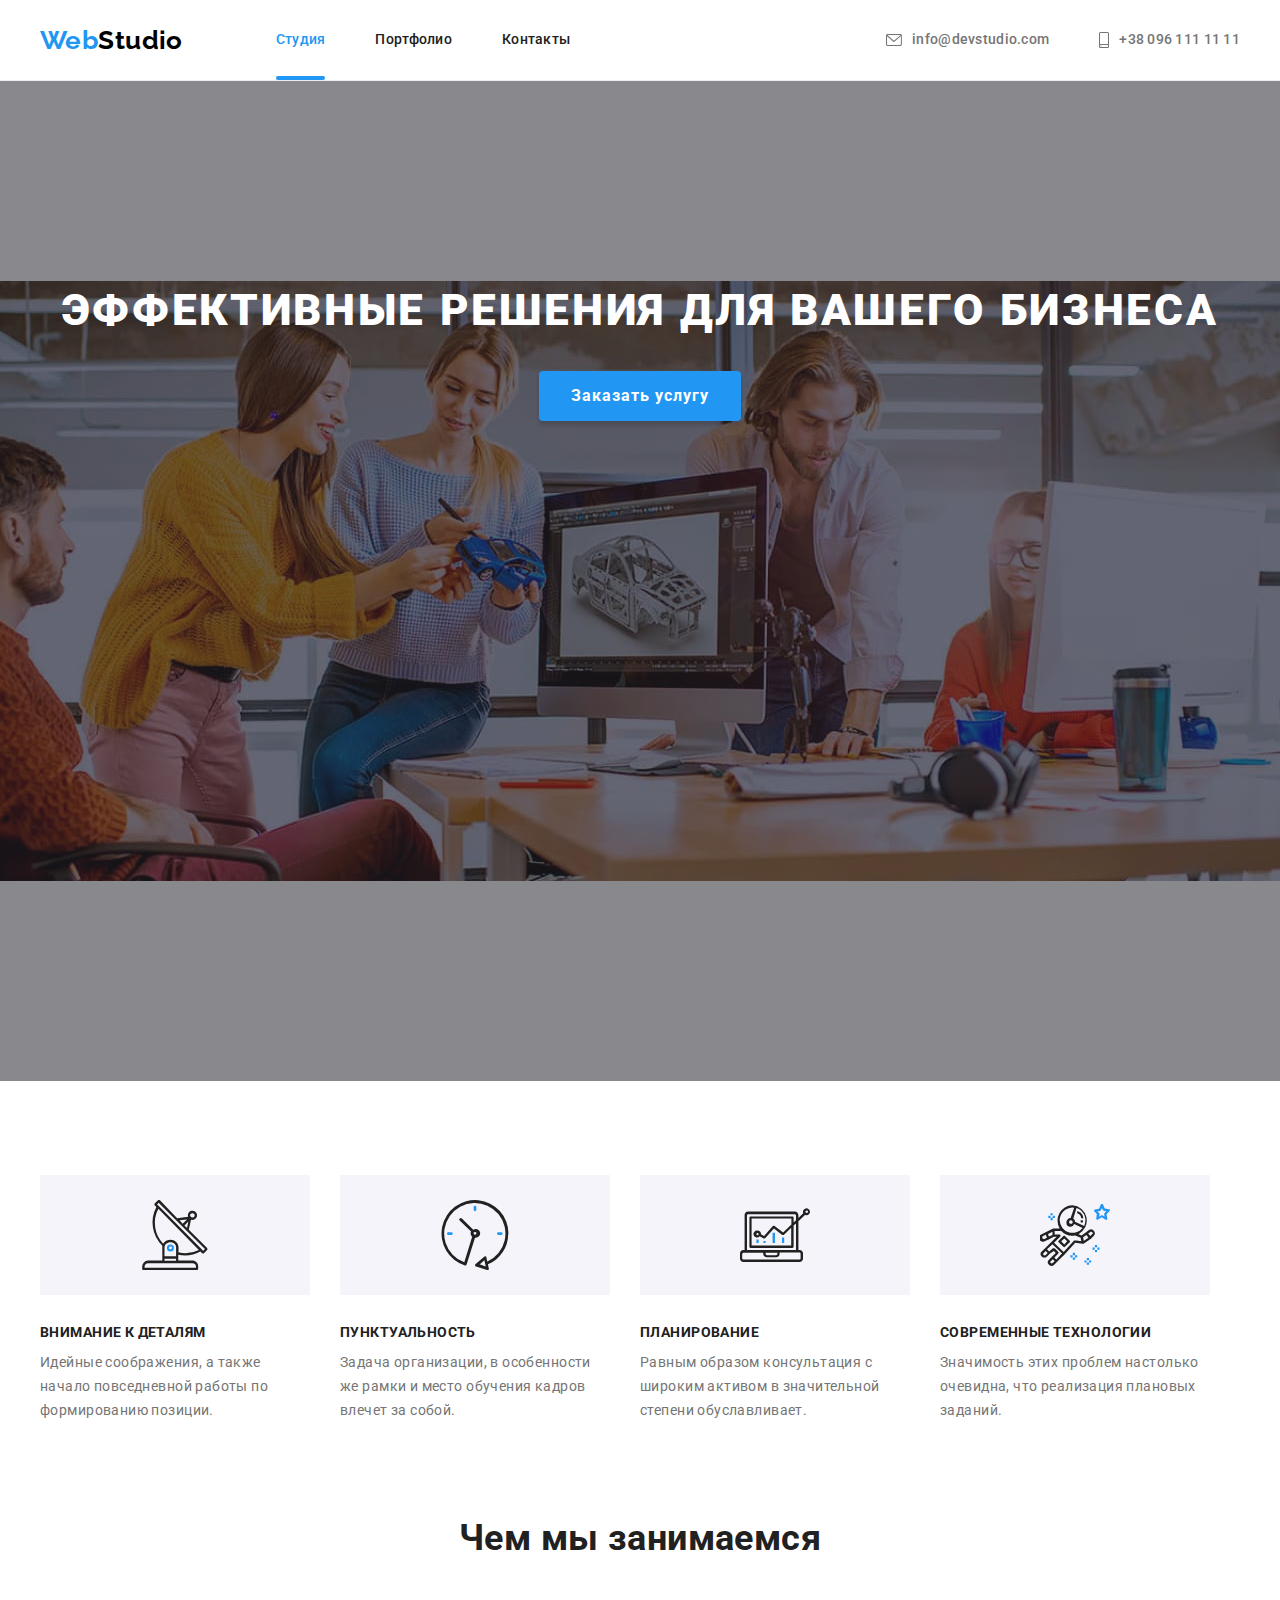
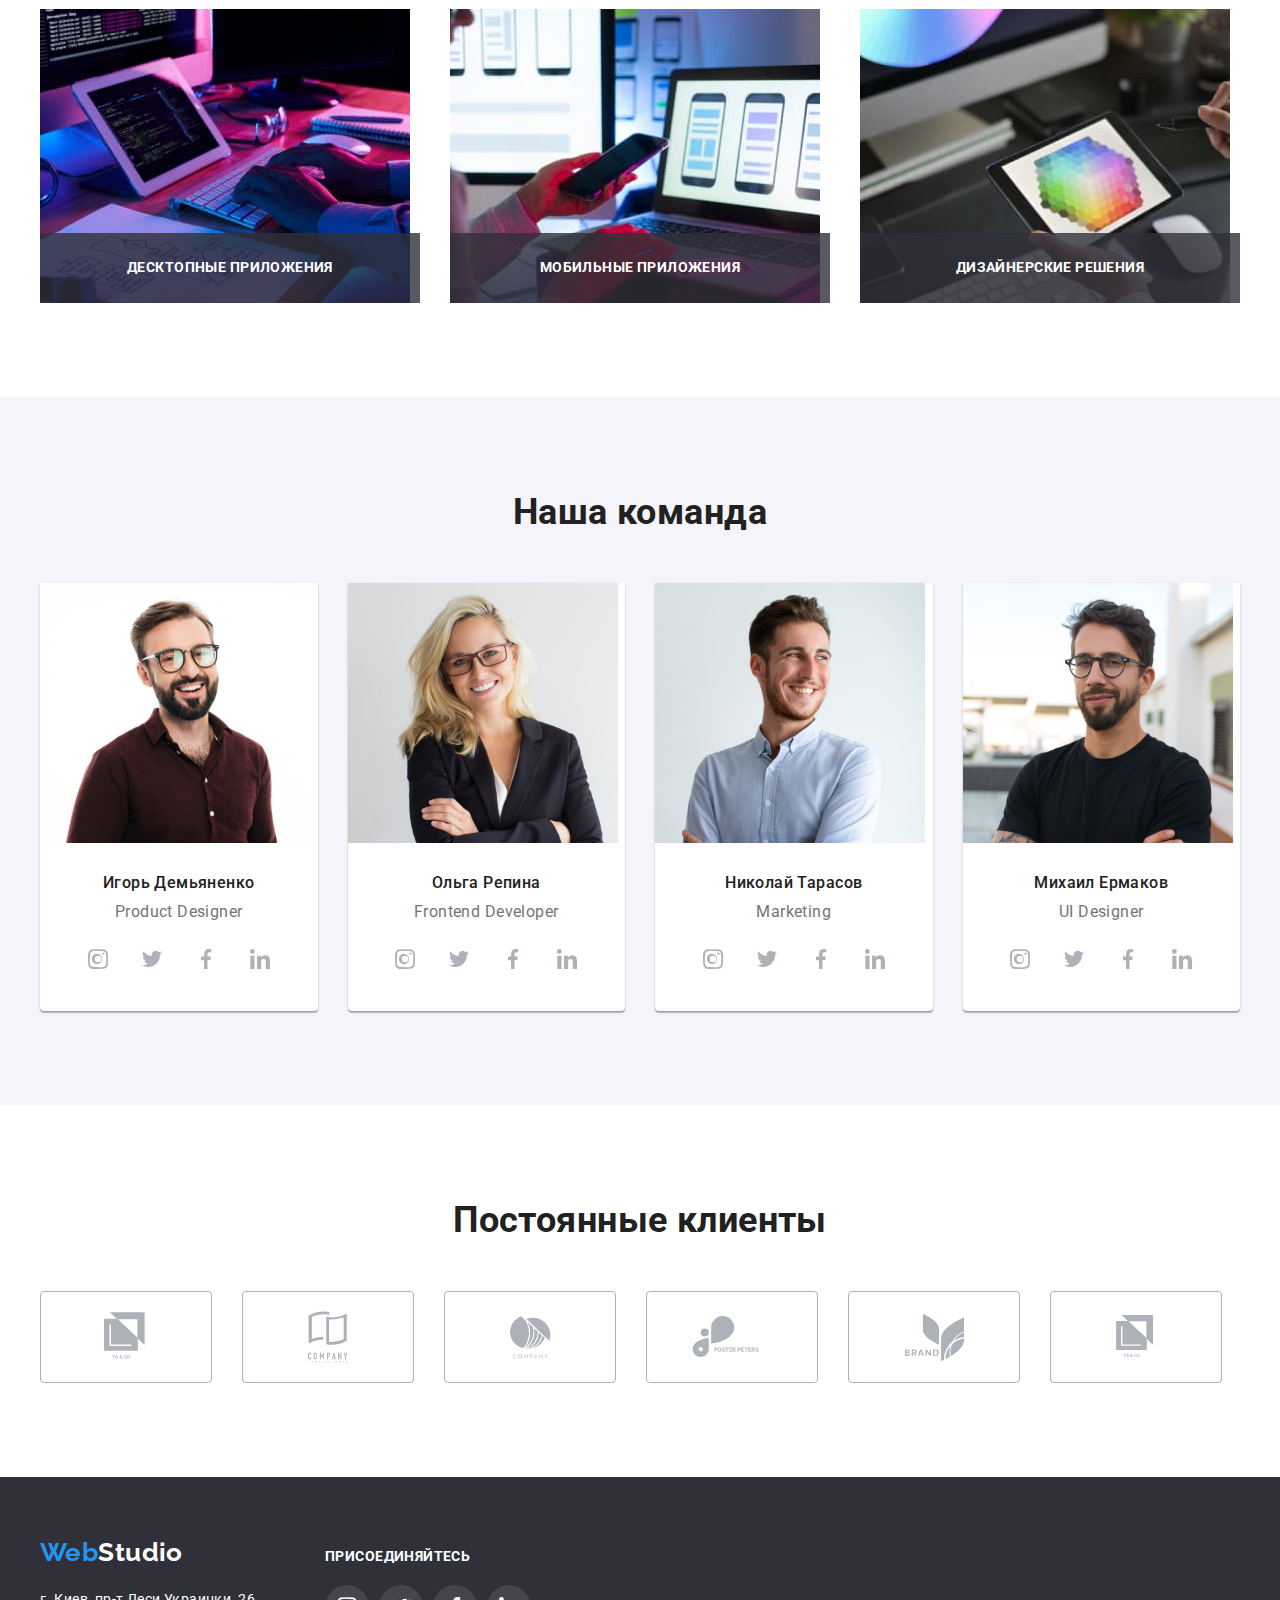
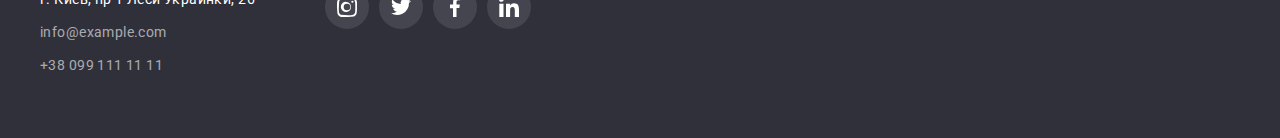
<file: index.html>
<!DOCTYPE html>
<html lang="ru">
  <head>
    <meta charset="UTF-8" />
    <meta http-equiv="X-UA-Compatible" content="IE=edge" />
    <meta name="viewport" content="width=device-width, initial-scale=1.0" />
    <title>Студия</title>
    <link
      href="https://fonts.googleapis.com/css2?family=Raleway:wght@700&family=Roboto:wght@400;500;700;900&display=swap"
      rel="stylesheet"
    />

    <link
      rel="stylesheet"
      href="https://cdnjs.cloudflare.com/ajax/libs/modern-normalize/1.0.0/modern-normalize.min.css"
      integrity="sha512-ISS7cAi1PEhQ8jnbJpJZMd29NlhNj4AWYyLOSp2CE/CsHxTCu+r+t0D2yoJudVrd0/8fTVPUVDzY5Tvli75u/g=="
      crossorigin="anonymous"
    />

    <link rel="stylesheet" href="./css/styles.css" />
  </head>
  <body>
    <!-- HEADER -->
    <header class="page-header">
      <div class="container">
        <nav class="site-nav">
          <a href="index.html" lang="en" class="logo link">
            <span class="accent">Web</span>Studio
          </a>

          <ul class="navigation list">
            <li class="item">
              <a href="./index.html " class="link current">Студия</a>
            </li>
            <li class="item">
              <a href="./portfolio.html" class="link transition-link"
                >Портфолио</a
              >
            </li>
            <li class="item">
              <a href="#" class="link transition-link">Контакты</a>
            </li>
          </ul>
        </nav>
        <ul class="adds list">
          <li class="item">
            <a
              href="mailto:info@example.com"
              class="link adds-link transition-link"
            >
              <svg class="adds-icon transition-link" width="16" height="12">
                <use href="./images/sprite.svg#icon-envelope"></use>
              </svg>
              info@devstudio.com
            </a>
          </li>
          <li class="item">
            <a href="tel:+380991111111" class="link adds-link transition-link">
              <svg class="adds-icon transition-link" width="10" height="16">
                <use href="./images/sprite.svg#icon-smartphone"></use>
              </svg>
              +38 096 111 11 11</a
            >
          </li>
        </ul>
      </div>
    </header>

    <!--main-->
    <main>
      <!-- HERO -->

      <section class="hero">
        <div class="hero-bg">
          <div class="container">
            <h1 class="hero-title">Эффективные решения для вашего бизнеса</h1>
            <button type="button" class="button" data-modal-open>
              Заказать услугу
            </button>
          </div>
        </div>
      </section>
      <!-- /HERO -->

      <!-- MODAL-WINDOW -->
      <div class="backdrop is-hidden" data-modal>
        <div class="modal">
          <button type="button" class="close" data-modal-close>
            <svg class="icon-close" width="18" height="18">
              <use href="./images/sprite.svg#icon-close"></use>
            </svg>
          </button>
        </div>
      </div>
      <!-- /MODAL-WINDOW -->

      <!-- QUALITY -->
      <section class="quality section">
        <div class="container">
          <!--Заголовок h2 "Качества" будет скрытым-->
          <h2 class="h-hidden" hidden>Качества</h2>
          <ul class="list quality-list">
            <li class="item">
              <div class="quality-wrapper">
                <svg class="quality-icon" width="70" height="70">
                  <use href="./images/sprite.svg#icon-antenna"></use>
                </svg>
              </div>
              <h3 class="title-style">Внимание к деталям</h3>
              <p>
                Идейные соображения, а также начало повседневной работы по
                формированию позиции.
              </p>
            </li>
            <li class="item">
              <div class="quality-wrapper">
                <svg class="quality-icon" width="70" height="70">
                  <use href="./images/sprite.svg#icon-clock"></use>
                </svg>
              </div>
              <h3 class="title-style">Пунктуальность</h3>
              <p>
                Задача организации, в особенности же рамки и место обучения
                кадров влечет за собой.
              </p>
            </li>
            <li class="item">
              <div class="quality-wrapper">
                <svg class="quality-icon" width="70" height="70">
                  <use href="./images/sprite.svg#icon-diagram"></use>
                </svg>
              </div>
              <h3 class="title-style">Планирование</h3>
              <p>
                Равным образом консультация с широким активом в значительной
                степени обуславливает.
              </p>
            </li>
            <li class="item">
              <div class="quality-wrapper">
                <svg class="quality-icon" width="70" height="70">
                  <use href="./images/sprite.svg#icon-astronaut"></use>
                </svg>
              </div>
              <h3 class="title-style">Современные технологии</h3>
              <p>
                Значимость этих проблем настолько очевидна, что реализация
                плановых заданий.
              </p>
            </li>
          </ul>
        </div>
      </section>
      <!-- /QUALITY -->

      <!-- WORK -->
      <section class="work section">
        <div class="container">
          <h2 class="title-style">Чем мы занимаемся</h2>
          <ul class="list work-list">
            <li class="item">
              <img
                src="./images/box1.jpg"
                alt="Занятие 1"
                class="work-pic"
                width="370"
              />
              <div class="work-overlay">
                <p class="text">Десктопные приложения</p>
              </div>
            </li>
            <li class="item">
              <img
                src="./images/box2.jpg"
                alt="Занятие 2"
                class="work-pic"
                width="370"
              />
              <div class="work-overlay">
                <p class="text">Мобильные приложения</p>
              </div>
            </li>
            <li class="item">
              <img
                src="./images/box3.jpg"
                alt="Занятие 3"
                class="work-pic"
                width="370"
              />
              <div class="work-overlay">
                <p class="text">Дизайнерские решения</p>
              </div>
            </li>
          </ul>
        </div>
      </section>
      <!-- /WORK -->

      <!-- TEAM -->
      <section class="team section">
        <div class="container">
          <h2 class="title-style team-title">Наша команда</h2>
          <ul class="list team-list">
            <li class="item">
              <img
                src="./images/worker1.jpg"
                alt="Игорь Демьяненко. Продакт дизайнер"
                width="270"
                class="team-pic"
              />
              <div class="wrapper">
                <h3 class="title-style team-people">Игорь Демьяненко</h3>
                <p lang="en" class="team-post">Product Designer</p>
                <ul class="list social-networks">
                  <li class="item">
                    <a href="#" class="link team-link social-networks-link">
                      <svg class="team-icon" width="20" height="20">
                        <use href="./images/sprite.svg#icon-instagram"></use>
                      </svg>
                    </a>
                  </li>
                  <li class="item">
                    <a href="#" class="link team-link social-networks-link">
                      <svg class="team-icon" width="20" height="20">
                        <use href="./images/sprite.svg#icon-twitter"></use>
                      </svg>
                    </a>
                  </li>
                  <li class="item">
                    <a href="#" class="link team-link social-networks-link">
                      <svg class="team-icon" width="20" height="20">
                        <use href="./images/sprite.svg#icon-facebook"></use>
                      </svg>
                    </a>
                  </li>
                  <li class="item">
                    <a href="#" class="link team-link social-networks-link">
                      <svg class="team-icon" width="20" height="20">
                        <use href="./images/sprite.svg#icon-linkedin"></use>
                      </svg>
                    </a>
                  </li>
                </ul>
              </div>
            </li>
            <li class="item">
              <img
                src="./images/worker2.jpg"
                alt="Ольга Репина. Фронтэнд дивэлопэ"
                width="270"
                class="team-pic"
              />
              <div class="wrapper">
                <h3 class="title-style team-people">Ольга Репина</h3>
                <p lang="en" class="team-post">Frontend Developer</p>
                <ul class="list social-networks">
                  <li class="item">
                    <a href="#" class="link team-link social-networks-link">
                      <svg class="team-icon" width="20" height="20">
                        <use href="./images/sprite.svg#icon-instagram"></use>
                      </svg>
                    </a>
                  </li>
                  <li class="item">
                    <a href="#" class="link team-link social-networks-link">
                      <svg class="team-icon" width="20" height="20">
                        <use href="./images/sprite.svg#icon-twitter"></use>
                      </svg>
                    </a>
                  </li>
                  <li class="item">
                    <a href="#" class="link team-link social-networks-link">
                      <svg class="team-icon" width="20" height="20">
                        <use href="./images/sprite.svg#icon-facebook"></use>
                      </svg>
                    </a>
                  </li>
                  <li class="item">
                    <a href="#" class="link team-link social-networks-link">
                      <svg class="team-icon" width="20" height="20">
                        <use href="./images/sprite.svg#icon-linkedin"></use>
                      </svg>
                    </a>
                  </li>
                </ul>
              </div>
            </li>
            <li class="item">
              <img
                src="./images/worker3.jpg"
                alt="Николай Тарасов. Макетинг"
                width="270"
                class="team-pic"
              />
              <div class="wrapper">
                <h3 class="title-style team-people">Николай Тарасов</h3>
                <p lang="en" class="team-post">Marketing</p>
                <ul class="list social-networks">
                  <li class="item">
                    <a href="#" class="link team-link social-networks-link">
                      <svg class="team-icon" width="20" height="20">
                        <use href="./images/sprite.svg#icon-instagram"></use>
                      </svg>
                    </a>
                  </li>
                  <li class="item">
                    <a href="#" class="link team-link social-networks-link">
                      <svg class="team-icon" width="20" height="20">
                        <use href="./images/sprite.svg#icon-twitter"></use>
                      </svg>
                    </a>
                  </li>
                  <li class="item">
                    <a href="#" class="link team-link social-networks-link">
                      <svg class="team-icon" width="20" height="20">
                        <use href="./images/sprite.svg#icon-facebook"></use>
                      </svg>
                    </a>
                  </li>
                  <li class="item">
                    <a href="#" class="link team-link social-networks-link">
                      <svg class="team-icon" width="20" height="20">
                        <use href="./images/sprite.svg#icon-linkedin"></use>
                      </svg>
                    </a>
                  </li>
                </ul>
              </div>
            </li>
            <li class="item">
              <img
                src="./images/worker4.jpg"
                alt="Михаил Ермаков. Юай дизайнер"
                width="270"
                class="team-pic"
              />
              <div class="wrapper">
                <h3 class="title-style team-people">Михаил Ермаков</h3>
                <p lang="en" class="team-post">UI Designer</p>
                <ul class="list social-networks">
                  <li class="item">
                    <a href="#" class="link team-link social-networks-link">
                      <svg class="team-icon" width="20" height="20">
                        <use href="./images/sprite.svg#icon-instagram"></use>
                      </svg>
                    </a>
                  </li>
                  <li class="item">
                    <a href="#" class="link team-link social-networks-link">
                      <svg class="team-icon" width="20" height="20">
                        <use href="./images/sprite.svg#icon-twitter"></use>
                      </svg>
                    </a>
                  </li>
                  <li class="item">
                    <a href="#" class="link team-link social-networks-link">
                      <svg class="team-icon" width="20" height="20">
                        <use href="./images/sprite.svg#icon-facebook"></use>
                      </svg>
                    </a>
                  </li>
                  <li class="item">
                    <a href="#" class="link team-link social-networks-link">
                      <svg class="team-icon" width="20" height="20">
                        <use href="./images/sprite.svg#icon-linkedin"></use>
                      </svg>
                    </a>
                  </li>
                </ul>
              </div>
            </li>
          </ul>
        </div>
      </section>
    </main>
    <!-- /TEAM -->

    <!-- CLIENTS -->
    <section class="clients section">
      <div class="container">
        <h2 class="clients-title title-style">Постоянные клиенты</h2>
        <ul class="list">
          <li class="item">
            <a href="#" class="link clients-link">
              <svg class="clients-icon" width="45" height="50">
                <use href="./images/sprite.svg#icon-logo1"></use>
              </svg>
            </a>
          </li>
          <li class="item">
            <a href="#" class="link clients-link">
              <svg class="clients-icon" width="40" height="52">
                <use href="./images/sprite.svg#icon-logo2"></use>
              </svg>
            </a>
          </li>
          <li class="item">
            <a href="#" class="link clients-link">
              <svg class="clients-icon" width="41" height="43">
                <use href="./images/sprite.svg#icon-logo3"></use>
              </svg>
            </a>
          </li>
          <li class="item">
            <a href="#" class="link clients-link">
              <svg class="clients-icon" width="80" height="42">
                <use href="./images/sprite.svg#icon-logo4"></use>
              </svg>
            </a>
          </li>
          <li class="item">
            <a href="#" class="link clients-link">
              <svg class="clients-icon" width="59" height="47">
                <use href="./images/sprite.svg#icon-logo5"></use>
              </svg>
            </a>
          </li>
          <li class="item">
            <a href="#" class="link clients-link">
              <svg class="clients-icon" width="89" height="45">
                <use href="./images/sprite.svg#icon-logo1"></use>
              </svg>
            </a>
          </li>
        </ul>
      </div>
    </section>
    <!-- /CLIENTS -->
    <!-- FOOTER -->
    <footer class="basement dummy-bg">
      <div class="container">
        <div class="wrapper">
          <a href="index.html" lang="en" class="logo link">
            <span class="accent">Web</span>Studio
          </a>
          <address class="basement-adds">
            <p class="basement-adds-value adds-item">
              г. Киев, пр-т Леси Украинки, 26
            </p>
            <a
              href="mailto:info@example.com"
              class="link adds-item transition-link"
              >info@example.com</a
            >
            <a href="tel:+380991111111" class="link adds-item transition-link"
              >+38 099 111 11 11</a
            >
          </address>
        </div>
        <div class="wrapper">
          <p class="basement-text">присоединяйтесь</p>
          <ul class="list basement-social-networks">
            <li class="item">
              <a href="#" class="link basement-link social-networks-link">
                <svg class="basement-icon" width="20" height="20">
                  <use href="./images/sprite.svg#icon-instagram"></use>
                </svg>
              </a>
            </li>
            <li class="item">
              <a href="#" class="link basement-link social-networks-link">
                <svg class="basement-icon" width="20" height="20">
                  <use href="./images/sprite.svg#icon-twitter"></use>
                </svg>
              </a>
            </li>
            <li class="item">
              <a href="#" class="link basement-link social-networks-link">
                <svg class="basement-icon" width="20" height="20">
                  <use href="./images/sprite.svg#icon-facebook"></use>
                </svg>
              </a>
            </li>
            <li class="item">
              <a href="#" class="link basement-link social-networks-link">
                <svg class="basement-icon" width="20" height="20">
                  <use href="./images/sprite.svg#icon-linkedin"></use>
                </svg>
              </a>
            </li>
          </ul>
        </div>
      </div>
    </footer>
    <!-- /FOOTER -->
    <script src="./js/modal.js"></script>
  </body>
</html>
</file>
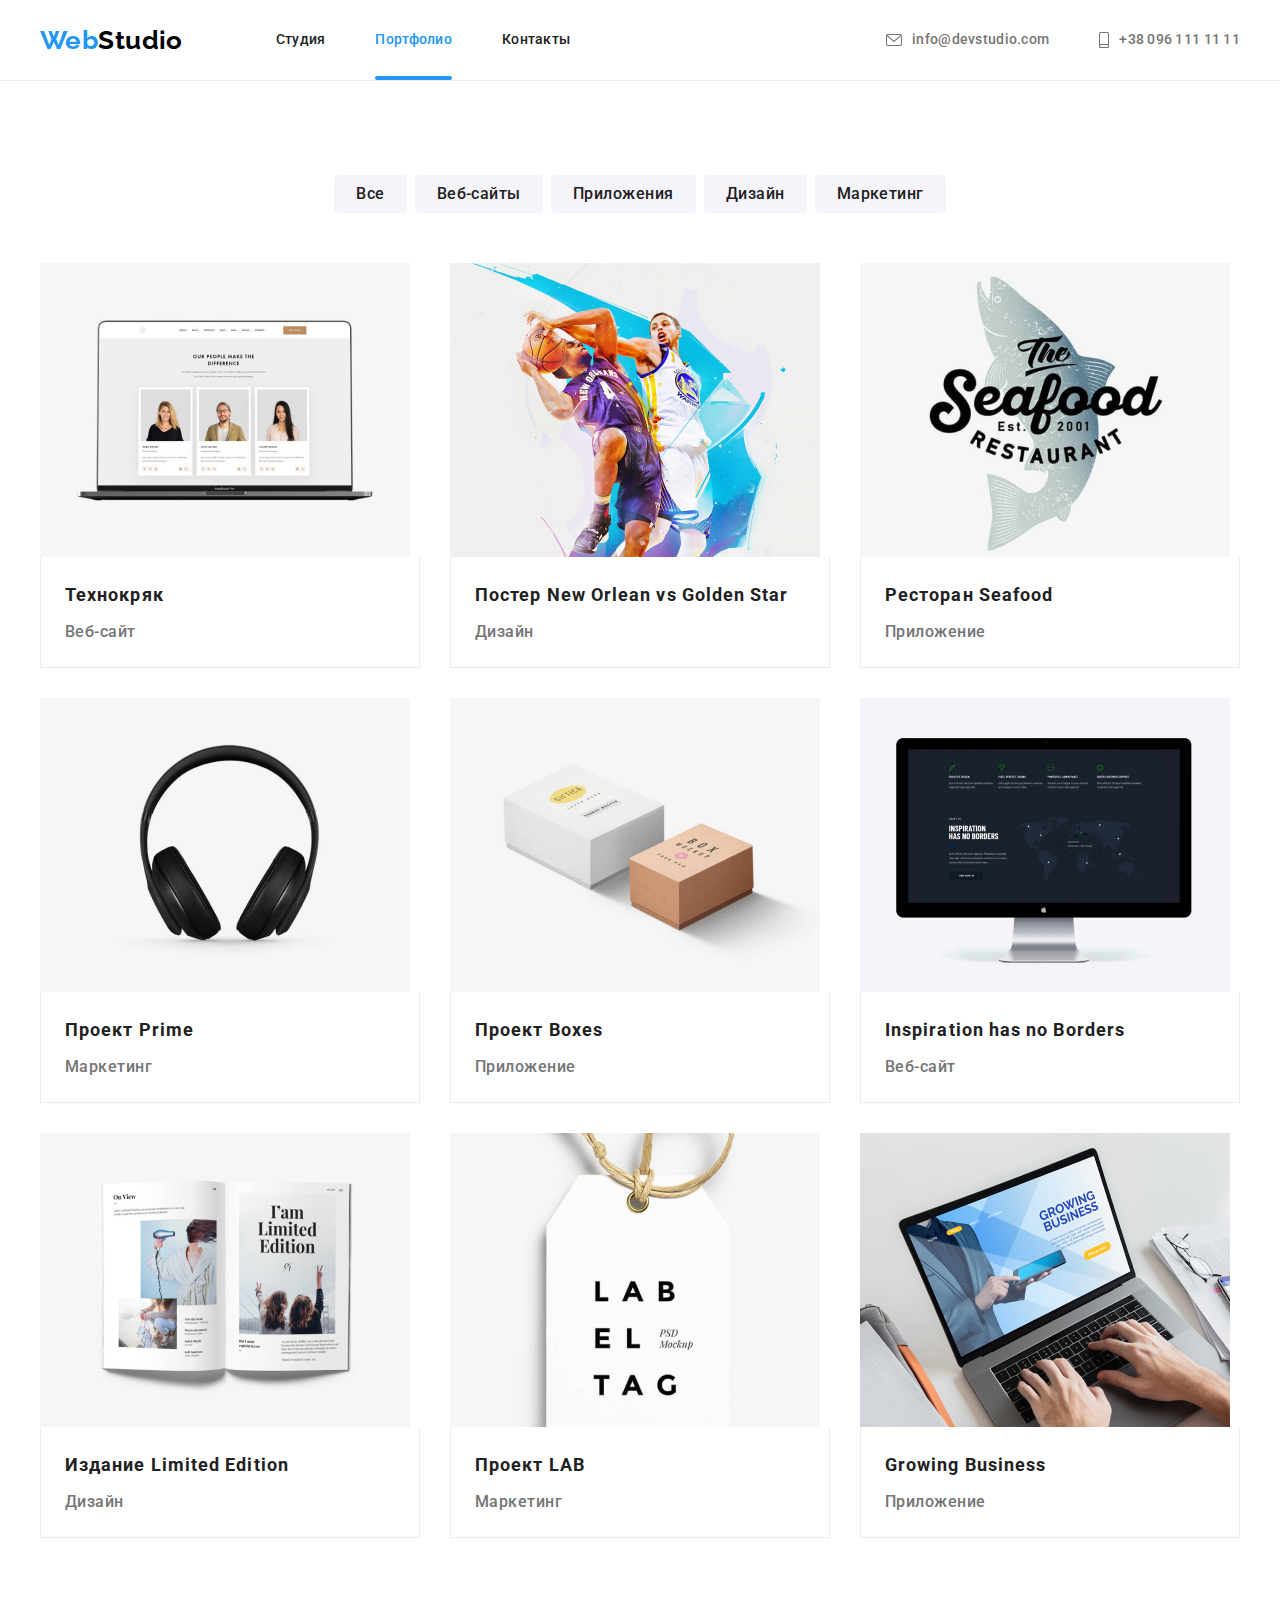
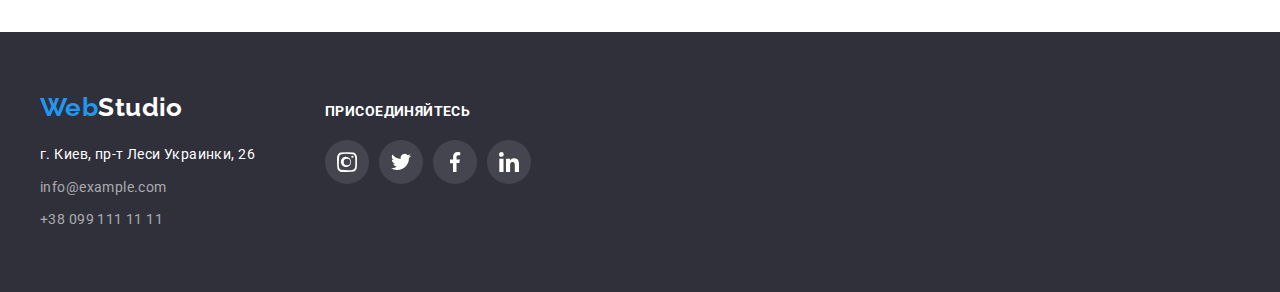
<file: portfolio.html>
<!DOCTYPE html>
<html lang="ru">
  <head>
    <meta charset="UTF-8" />
    <meta http-equiv="X-UA-Compatible" content="IE=edge" />
    <meta name="viewport" content="width=device-width, initial-scale=1.0" />
    <title>Студия</title>
    <link
      href="https://fonts.googleapis.com/css2?family=Raleway:wght@700&family=Roboto:wght@400;500;700;900&display=swap"
      rel="stylesheet"
    />
    <link
      rel="stylesheet"
      href="https://cdnjs.cloudflare.com/ajax/libs/modern-normalize/1.0.0/modern-normalize.min.css"
      integrity="sha512-ISS7cAi1PEhQ8jnbJpJZMd29NlhNj4AWYyLOSp2CE/CsHxTCu+r+t0D2yoJudVrd0/8fTVPUVDzY5Tvli75u/g=="
      crossorigin="anonymous"
    />
    <link rel="stylesheet" href="./css/styles.css" />
  </head>
  <body>
    <!-- HEADER -->
    <header class="page-header">
      <div class="container">
        <nav class="site-nav">
          <a href="index.html" lang="en" class="logo link">
            <span class="accent">Web</span>Studio
          </a>

          <ul class="navigation list">
            <li class="item">
              <a href="./index.html " class="link transition-link">Студия</a>
            </li>
            <li class="item">
              <a href="./portfolio.html" class="link current">Портфолио</a>
            </li>
            <li class="item">
              <a href="#" class="link transition-link">Контакты</a>
            </li>
          </ul>
        </nav>
        <ul class="adds list">
          <li class="item">
            <a
              href="mailto:info@example.com"
              class="link adds-link transition-link"
            >
              <svg class="adds-icon transition-link" width="16" height="12">
                <use href="./images/sprite.svg#icon-envelope"></use>
              </svg>
              info@devstudio.com
            </a>
          </li>
          <li class="item">
            <a href="tel:+380991111111" class="link adds-link transition-link">
              <svg class="adds-icon transition-link" width="10" height="16">
                <use href="./images/sprite.svg#icon-smartphone"></use>
              </svg>
              +38 096 111 11 11</a
            >
          </li>
        </ul>
      </div>
    </header>

    <!-- MAIN -->
    <main>
      <!-- PORTFOLIO SECTION -->
      <section class="portfolio section">
        <div class="container">
          <!-- SECRET HEADER -->
          <h2 class="h-hidden" hidden>Фильтр</h2>
          <!-- /SECRET HEADER -->

          <ul class="list filter">
            <li class="filter-item">
              <button type="button" class="button">Все</button>
            </li>
            <li class="filter-item">
              <button type="button" class="button">Веб-сайты</button>
            </li>
            <li class="filter-item">
              <button type="button" class="button">Приложения</button>
            </li>
            <li class="filter-item">
              <button type="button" class="button">Дизайн</button>
            </li>
            <li class="filter-item">
              <button type="button" class="button">Маркетинг</button>
            </li>
          </ul>

          <!-- SECRET HEADER -->
          <h1 class="h-hidden" hidden>Портфолио</h1>
          <!-- /SECRET HEADER -->

          <ul class="list portfolio-list">
            <li class="portfolio-item">
              <a href="#" class="link">
                <div class="shadow-cards">
                  <div class="thumb">
                    <img
                      src="./images/portfolio/project1.jpg"
                      alt="Веб-сайт технокряк"
                      width="370"
                    />
                    <div class="portfolio-overlay">
                      <p class="text-overlay">
                        Технокряк это современная площадка распространения
                        коронавируса. Компании используют эту платформу для
                        цифрового шпионажа и атак на защищённые сервера
                        конкурентов.
                      </p>
                    </div>
                  </div>

                  <div class="portfolio-title">
                    <h2 class="link-title">Технокряк</h2>
                    <p class="description">Веб-сайт</p>
                  </div>
                </div>
              </a>
            </li>
            <li class="portfolio-item">
              <a href="#" class="link">
                <div class="shadow-cards">
                  <div class="thumb">
                    <img
                      src="./images/portfolio/project2.jpg"
                      alt="Дизайн постера New Orlean vs Golden Star"
                      width="370"
                    />
                    <div class="portfolio-overlay">
                      <p class="text-overlay">
                        Технокряк это современная площадка распространения
                        коронавируса. Компании используют эту платформу для
                        цифрового шпионажа и атак на защищённые сервера
                        конкурентов.
                      </p>
                    </div>
                  </div>
                  <div class="portfolio-title">
                    <h2 class="link-title">Постер New Orlean vs Golden Star</h2>
                    <p class="description">Дизайн</p>
                  </div>
                </div>
              </a>
            </li>
            <li class="portfolio-item">
              <a href="#" class="link">
                <div class="shadow-cards">
                  <div class="thumb">
                    <img
                      src="./images/portfolio/project3.jpg"
                      alt="Приложение ресторана Seafood"
                      width="370"
                    />
                    <div class="portfolio-overlay">
                      <p class="text-overlay">
                        Технокряк это современная площадка распространения
                        коронавируса. Компании используют эту платформу для
                        цифрового шпионажа и атак на защищённые сервера
                        конкурентов.
                      </p>
                    </div>
                  </div>
                  <div class="portfolio-title">
                    <h2 class="link-title">Ресторан Seafood</h2>
                    <p class="description">Приложение</p>
                  </div>
                </div>
              </a>
            </li>
            <li class="portfolio-item">
              <a href="#" class="link">
                <div class="shadow-cards">
                  <div class="thumb">
                    <img
                      src="./images/portfolio/project4.jpg"
                      alt="Маркетинг проекта Prime"
                      width="370"
                    />
                    <div class="portfolio-overlay">
                      <p class="text-overlay">
                        Технокряк это современная площадка распространения
                        коронавируса. Компании используют эту платформу для
                        цифрового шпионажа и атак на защищённые сервера
                        конкурентов.
                      </p>
                    </div>
                  </div>
                  <div class="portfolio-title">
                    <h2 class="link-title">Проект Prime</h2>
                    <p class="description">Маркетинг</p>
                  </div>
                </div>
              </a>
            </li>
            <li class="portfolio-item">
              <a href="#" class="link">
                <div class="shadow-cards">
                  <div class="thumb">
                    <img
                      src="./images/portfolio/project5.jpg"
                      alt="Приложение проекта Boxes"
                      width="370"
                    />
                    <div class="portfolio-overlay">
                      <p class="text-overlay">
                        Технокряк это современная площадка распространения
                        коронавируса. Компании используют эту платформу для
                        цифрового шпионажа и атак на защищённые сервера
                        конкурентов.
                      </p>
                    </div>
                  </div>
                  <div class="portfolio-title">
                    <h2 class="link-title">Проект Boxes</h2>
                    <p class="description">Приложение</p>
                  </div>
                </div>
              </a>
            </li>
            <li class="portfolio-item">
              <a href="#" class="link">
                <div class="shadow-cards">
                  <div class="thumb">
                    <img
                      src="./images/portfolio/project6.jpg"
                      alt="Веб-сайт Inspiration has no Borders"
                      width="370"
                    />
                    <div class="portfolio-overlay">
                      <p class="text-overlay">
                        Технокряк это современная площадка распространения
                        коронавируса. Компании используют эту платформу для
                        цифрового шпионажа и атак на защищённые сервера
                        конкурентов.
                      </p>
                    </div>
                  </div>
                  <div class="portfolio-title">
                    <h2 lang="en" class="link-title">
                      Inspiration has no Borders
                    </h2>
                    <p class="description">Веб-сайт</p>
                  </div>
                </div>
              </a>
            </li>
            <li class="portfolio-item">
              <a href="#" class="link">
                <div class="shadow-cards">
                  <div class="thumb">
                    <img
                      src="./images/portfolio/project7.jpg"
                      alt="Дизайн для издания Limited Edition"
                      width="370"
                    />
                    <div class="portfolio-overlay">
                      <p class="text-overlay">
                        Технокряк это современная площадка распространения
                        коронавируса. Компании используют эту платформу для
                        цифрового шпионажа и атак на защищённые сервера
                        конкурентов.
                      </p>
                    </div>
                  </div>
                  <div class="portfolio-title">
                    <h2 class="link-title">Издание Limited Edition</h2>
                    <p class="description">Дизайн</p>
                  </div>
                </div>
              </a>
            </li>
            <li class="portfolio-item">
              <a href="#" class="link">
                <div class="shadow-cards">
                  <div class="thumb">
                    <img
                      src="./images/portfolio/project8.jpg"
                      alt="Маркетинг проекта LAB"
                      width="370"
                    />
                    <div class="portfolio-overlay">
                      <p class="text-overlay">
                        Технокряк это современная площадка распространения
                        коронавируса. Компании используют эту платформу для
                        цифрового шпионажа и атак на защищённые сервера
                        конкурентов.
                      </p>
                    </div>
                  </div>
                  <div class="portfolio-title">
                    <h2 class="link-title">Проект LAB</h2>
                    <p class="description">Маркетинг</p>
                  </div>
                </div>
              </a>
            </li>
            <li class="portfolio-item">
              <a href="#" class="link">
                <div class="shadow-cards">
                  <div class="thumb">
                    <img
                      src="./images/portfolio/project9.jpg"
                      alt="Приложение Growing Business"
                      width="370"
                    />
                    <div class="portfolio-overlay">
                      <p class="text-overlay">
                        Технокряк это современная площадка распространения
                        коронавируса. Компании используют эту платформу для
                        цифрового шпионажа и атак на защищённые сервера
                        конкурентов.
                      </p>
                    </div>
                  </div>
                  <div class="portfolio-title">
                    <h2 lang="en" class="link-title">Growing Business</h2>
                    <p class="description">Приложение</p>
                  </div>
                </div>
              </a>
            </li>
          </ul>
        </div>
      </section>
      <!-- /PORTFOLIO SECTION -->
    </main>

    <!-- FOOTER -->
    <footer class="basement dummy-bg">
      <div class="container">
        <div class="wrapper">
          <a href="index.html" lang="en" class="logo link">
            <span class="accent">Web</span>Studio
          </a>
          <address class="basement-adds">
            <p class="basement-adds-value adds-item">
              г. Киев, пр-т Леси Украинки, 26
            </p>
            <a
              href="mailto:info@example.com"
              class="link adds-item transition-link"
              >info@example.com</a
            >
            <a href="tel:+380991111111" class="link adds-item transition-link"
              >+38 099 111 11 11</a
            >
          </address>
        </div>
        <div class="wrapper">
          <p class="basement-text">присоединяйтесь</p>
          <ul class="list basement-social-networks">
            <li class="item">
              <a href="#" class="link basement-link social-networks-link">
                <svg class="basement-icon" width="20" height="20">
                  <use href="./images/sprite.svg#icon-instagram"></use>
                </svg>
              </a>
            </li>
            <li class="item">
              <a href="#" class="link basement-link social-networks-link">
                <svg class="basement-icon" width="20" height="20">
                  <use href="./images/sprite.svg#icon-twitter"></use>
                </svg>
              </a>
            </li>
            <li class="item">
              <a href="#" class="link basement-link social-networks-link">
                <svg class="basement-icon" width="20" height="20">
                  <use href="./images/sprite.svg#icon-facebook"></use>
                </svg>
              </a>
            </li>
            <li class="item">
              <a href="#" class="link basement-link social-networks-link">
                <svg class="basement-icon" width="20" height="20">
                  <use href="./images/sprite.svg#icon-linkedin"></use>
                </svg>
              </a>
            </li>
          </ul>
        </div>
      </div>
    </footer>
    <!-- /FOOTER -->
  </body>
</html>
</file>
<file: css/styles.css>
:root {
  --primary-text-color: #757575;
  --secondary-color-text: #212121;
  --primary-white-color: #ffffff;
  --logo-black-color: #000000;
  --accent-color: #2196f3;
  --accent-color-text: rgba(255, 255, 255, 0.6);
  --button-grey-color: #f5f4fa;
  --button-modal: rgba(0, 0, 0, 0.1);
  --dummy-bg-color: #2f303a;
  --border-color: #ececec;
  --bg-hero: #c4c4c4;
  --bg-hero-gradient: rgba(47, 48, 58, 0.4);
  --bg-btn-hover: #188ce8;
  --bg-backdrop: rgba(0, 0, 0, 0.2);
  --social-networks: #afb1b8;
  --social-networks-footer: rgba(255, 255, 255, 0.1);
  --overlay-color: rgba(47, 48, 58, 0.8);
}
/*цвет основного текста --> color: #757575; */
/*цвет вторичного текста --> color: #212121; */
/*белый --> #FFFFFF */
/*акцент --> color: #2196F3; */
/*акцентный цвет текста color: rgba(255, 255, 255, 0.6); */

body {
  margin: 0;

  background-color: var(--primary-white-color);
  color: var(--primary-text-color);

  font-family: "Roboto", Arial, Tahoma, sans-serif;
  font-size: 14px;
  line-height: 1.71;
  letter-spacing: 0.03em;
}
h1,
h2,
h3,
h4,
h5,
h6,
p {
  margin-top: 0;
  margin-bottom: 0;
}
.list {
  padding-left: 0;
  margin: 0;

  list-style: none;
}
.link {
  text-decoration: none;
}
.container {
  margin-left: auto;
  margin-right: auto;
  padding-left: 15px;
  padding-right: 15px;
  width: 1200px;

  /* outline: 1px solid tomato; */
}
.section {
  padding-top: 94px;
  padding-bottom: 94px;
}

/* Переход css */
.transition-link {
  transition-property: color, fill;
  transition-duration: 250ms;
  transition-timing-function: cubic-bezier(0.4, 0, 0.2, 1);
}

/* /Переход css */

/* HEADER */
.page-header {
  border-bottom-width: 1px;
  border-bottom-style: solid;
  border-bottom-color: var(--border-color);
}
.accent {
  color: var(--accent-color);
}
.logo {
  margin-right: 93px;

  color: var(--logo-black-color);
  font-family: "Raleway", sans-serif;
  font-weight: 700;
  font-size: 26px;
  line-height: 1.19;
}
.navigation .link {
  /* outline: 1px solid tomato; */

  color: var(--secondary-color-text);

  font-weight: 500;
  line-height: 1.14;
  letter-spacing: 0.02em;
}
.navigation,
.adds {
  /* outline: 1px solid tomato; */
}
.logo {
  display: block;
  /* outline: 1px solid tomato; */
}
.navigation .link,
.adds .link {
  display: block;
  padding-top: 32px;
  padding-bottom: 32px;
}
.navigation .link:hover,
.navigation .link:focus {
  color: var(--accent-color);
}
.navigation .current {
  position: relative;

  color: var(--accent-color);
}
.navigation .current::after {
  position: absolute;
  bottom: 0;
  display: block;

  content: "";
  border-radius: 2px;
  width: 100%;
  height: 4px;

  background-color: var(--accent-color);
}
.adds {
  display: flex;
  margin-left: auto;
}
.navigation .item:not(:last-child),
.adds .item:not(:last-child) {
  margin-right: 50px;
}
.adds .link {
  display: flex;
  align-items: center;

  /* outline: 1px solid tomato; */
  color: inherit;

  font-weight: 500;
  line-height: 1.14;
  letter-spacing: 0.02em;
}
.adds .link:hover,
.adds .link:focus {
  color: var(--accent-color);
}
.page-header > .container,
.site-nav .navigation,
.site-nav {
  display: flex;
}
.page-header > .container,
.site-nav {
  align-items: center;
}
.adds .adds-icon {
  fill: var(--primary-text-color);
  margin-right: 10px;
}
.adds-link:hover .adds-icon,
.adds-link:focus .adds-icon {
  fill: var(--accent-color);
}

/* /HEADER */

/* MAIN */

/* Временный bg, т.к. заголовок сливается с фоном */
.dummy-bg {
  background-color: var(--dummy-bg-color);
}

/* HERO */

.hero {
  text-align: center;
}
.hero-bg {
  margin-left: auto;
  margin-right: auto;
  height: 600px;
  max-width: 1600px;
  padding-top: 200px;
  padding-bottom: 200px;

  background-color: var(--bg-hero);
  background-image: linear-gradient(
      var(--bg-hero-gradient),
      var(--bg-hero-gradient)
    ),
    url(../images/bg-hero.jpg);
  background-repeat: no-repeat;
  background-position: center;
  /* background-size: contain; */
}
.hero-title {
  margin-bottom: 30px;

  color: var(--primary-white-color);

  font-weight: 900;
  font-size: 44px;
  line-height: 1.36;
  letter-spacing: 0.06em;
  text-transform: uppercase;
}
.hero .button {
  padding: 10px 32px;
  min-width: 200px;

  border-radius: 4px;
  border: none;
  box-shadow: 0px 4px 4px rgba(0, 0, 0, 0.15);
}
.button {
  color: var(--primary-white-color);
  background-color: var(--accent-color);

  font-family: inherit;
  font-weight: 700;
  font-size: 16px;
  line-height: 1.87;
  text-align: center;
  letter-spacing: 0.06em;

  cursor: pointer;

  transition-property: background-color;
  transition-duration: 250ms;
  transition-timing-function: cubic-bezier(0.4, 0, 0.2, 1);
}
.button:hover {
  background-color: var(--bg-btn-hover);
}

/* /HERO */

/* MODAL-WINDOW */
.backdrop {
  position: fixed;
  top: 0;
  left: 0;
  width: 100%;
  height: 100%;

  background-color: var(--bg-backdrop);

  opacity: 1;

  visibility: visible;
  /* transition: visibility 250ms cubic-bezier(0.4, 0, 0.2, 1),
    opacity 250ms cubic-bezier(0.4, 0, 0.2, 1); */
  transition: opacity 250ms cubic-bezier(0.4, 0, 0.2, 1);
}
.backdrop.is-hidden {
  opacity: 0;
  pointer-events: none;
  visibility: hidden;
}

.backdrop.is-hidden .modal {
  transform: translate(-50%, -100%);
}
.modal {
  position: absolute;
  top: 50%;
  left: 50%;
  transform: translate(-50%, -50%);

  width: 528px;
  height: 581px;

  background-color: var(--primary-white-color);

  transition: transform 250ms cubic-bezier(0.4, 0, 0.2, 1);
}
.close {
  display: flex;
  justify-content: center;
  align-items: center;
  margin-left: auto;
  margin-right: 8px;
  margin-top: 8px;
  width: 30px;
  height: 30px;

  background: var(--primary-white-color);

  border: 1px solid var(--button-modal);
  border-radius: 50%;
}

/* /MODAL-WINDOW */

/* QUALITY */
.quality .quality-list {
  display: flex;
}
.quality-list .item {
  /* outline: 1px solid tomato; */
  width: 270px;
}
.quality-list .item:not(:last-child) {
  margin-right: 30px;
}
.title-style {
  color: var(--secondary-color-text);
}
.quality .title-style {
  margin-bottom: 10px;

  font-weight: 700;
  font-size: 14px;
  line-height: 1.14;
  text-transform: uppercase;
}
.quality .quality-wrapper {
  height: 120px;
  margin-bottom: 30px;
  display: flex;
  justify-content: center;
  align-items: center;

  background-color: var(--button-grey-color);
}

/* /QUALITY */

/* WORK */
.work {
  padding-top: 0;
}
.work .title-style {
  margin-bottom: 50px;

  font-weight: 700;
  font-size: 36px;
  line-height: 1.17;
  text-align: center;
}
.work .work-list {
  display: flex;
  flex-wrap: wrap;

  margin-left: -30px;
  margin-top: -30px;
}
.work-list > .item {
  position: relative;

  flex-basis: calc(100% / 3 - 30px);

  margin-left: 30px;
  margin-top: 30px;
}
.work .work-pic {
  display: block;
  max-width: 100%;
}
.work-overlay {
  position: absolute;
  width: 100%;
  height: 70px;

  background-color: var(--overlay-color);

  transform: translateY(-100%);
}
.work-overlay .text {
  padding-top: 27px;

  color: var(--primary-white-color);

  line-height: 1.14;
  text-align: center;
  font-weight: 700;
  text-transform: uppercase;
}
/* WORK */

/* TEAM */
.team {
  padding-bottom: 94px;
  background-color: var(--button-grey-color);
}
.team .team-pic {
  display: block;
  max-width: 100%;
  /* outline: 1px solid tomato; */
}
.team .team-list {
  /* outline: 1px solid tomato; */

  display: flex;
  flex-wrap: wrap;
  margin-left: -30px;
  margin-top: -30px;
}
.team-list > .item {
  flex-basis: calc(100% / 4 - 30px);
  margin-left: 30px;
  margin-top: 30px;

  background-color: var(--primary-white-color);

  border-bottom-right-radius: 4px;
  border-bottom-left-radius: 4px;
  box-shadow: 0px 1px 3px rgba(0, 0, 0, 0.12), 0px 1px 1px rgba(0, 0, 0, 0.14),
    0px 2px 1px rgba(0, 0, 0, 0.2);

  /* background-color: tomato; */
}
.team .team-title {
  margin-bottom: 50px;

  font-weight: 700;
  font-size: 36px;
  line-height: 1.17;
  text-align: center;

  /* outline: 1px solid tomato; */
}
.team .team-people {
  margin-bottom: 10px;

  font-weight: 500;
  font-size: 16px;
  line-height: 1.19;
  text-align: center;
}
.team-post {
  margin-bottom: 16px;

  font-size: 16px;
  line-height: 1.19;
  text-align: center;
}
.team .wrapper {
  padding-top: 30px;
  padding-bottom: 30px;
  padding-left: auto;
  padding-right: auto;
}
.social-networks {
  display: flex;
  justify-content: space-between;
  width: 206px;
  margin-left: auto;
  margin-right: auto;
}

.social-networks-link {
  width: 44px;
  height: 44px;
  display: flex;
  justify-content: center;
  align-items: center;

  border-radius: 50%;
}

.social-networks .team-link {
  fill: var(--social-networks);

  background-color: var(--primary-white-color);

  transition-property: background-color;
  transition-duration: 250ms;
  transition-timing-function: cubic-bezier(0.4, 0, 0.2, 1);
}
.team .team-icon {
  transition-property: fill;
  transition-duration: 250ms;
  transition-timing-function: cubic-bezier(0.4, 0, 0.2, 1);
}
.team-link:hover,
.team-link:focus {
  background-color: var(--accent-color);
}
.team-link:hover .team-icon,
.team-link:focus .team-icon {
  fill: var(--primary-white-color);
}

/* /TEAM */

/* CLIENTS */
.clients .list {
  display: flex;
}
.clients .clients-icon {
  fill: var(--social-networks);

  transition-property: fill;
  transition-duration: 250ms;
  transition-timing-function: cubic-bezier(0.4, 0, 0.2, 1);
}
.clients-link:hover .clients-icon,
.clients-link:focus .clients-icon {
  fill: var(--accent-color);
}

.clients .clients-link {
  width: 170px;
  height: 90px;
  display: flex;
  justify-content: center;
  align-items: center;

  border: 1px solid var(--social-networks);
  border-radius: 4px;

  transition-property: border;
  transition-duration: 250ms;
  transition-timing-function: cubic-bezier(0.4, 0, 0.2, 1);
}
.clients-link:hover,
.clients-link:focus {
  border: 1px solid var(--accent-color);
}
.clients .clients-title {
  margin-bottom: 50px;

  text-align: center;
  font-weight: 700;
  font-size: 36px;
  line-height: 1.17;
}
.clients .item:not(:last-child) {
  margin-right: 30px;
}
/* /CLIENTS */

/* /MAIN */

/* FOOTER */
.basement {
  padding-top: 60px;
  padding-bottom: 60px;
}
.basement .adds-item:not(:last-child) {
  display: block;
  margin-bottom: 9px;
}
.basement-adds-value {
  color: var(--primary-white-color);
  font-style: normal;
}
.basement .link {
  color: var(--accent-color-text);
  font-style: normal;
}
.basement .logo {
  margin-right: 0;
  margin-bottom: 20px;

  color: var(--primary-white-color);
}
.basement-adds .link:hover,
.basement-adds .link:focus {
  color: var(--accent-color);
}
.basement .container {
  display: flex;
  align-items: baseline;
}
.basement .wrapper:nth-child(1) {
  margin-right: 70px;
}

.basement .basement-text {
  margin-bottom: 20px;

  text-transform: uppercase;
  line-height: 1.14;
  font-weight: 700;
  font-style: normal;
  color: var(--primary-white-color);
}
.basement .basement-social-networks {
  display: flex;
}
.basement .basement-link {
  fill: var(--primary-white-color);
  background-color: var(--social-networks-footer);

  transition-property: background-color;
  transition-duration: 250ms;
  transition-timing-function: cubic-bezier(0.4, 0, 0.2, 1);
}
.basement-link:hover,
.basement-link:focus {
  background-color: var(--accent-color);
}
.basement-social-networks .item:not(:last-child) {
  margin-right: 10px;
}
/* /FOOTER */

/* PORTFOLIO */

.portfolio {
  font-weight: 500;
  font-size: 16px;
  line-height: 1.62;
  letter-spacing: 0.03em;
}
.portfolio .filter {
  display: flex;
  align-items: center;
  justify-content: center;
  margin-bottom: 50px;
}
.portfolio .filter-item:not(:last-child) {
  margin-right: 8px;
}
.portfolio .button {
  padding: 6px 22px;

  background-color: var(--button-grey-color);

  color: var(--secondary-color-text);
  border-radius: 4px;
  border: none;
  font-family: inherit;
  font-weight: 500;
  line-height: 1.62;
  letter-spacing: 0.03em;

  transition-property: background-color, color, box-shadow;
  transition-duration: 250ms;
  transition-timing-function: cubic-bezier(0.4, 0, 0.2, 1);
}
.portfolio .button:hover,
.portfolio .button:focus {
  background-color: var(--accent-color);

  color: var(--primary-white-color);
  box-shadow: 0px 3px 1px rgba(0, 0, 0, 0.1), 0px 1px 2px rgba(0, 0, 0, 0.08),
    0px 2px 2px rgba(0, 0, 0, 0.12);
}
.link-title {
  margin-bottom: 4px;

  color: var(--secondary-color-text);

  font-style: normal;
  font-weight: 700;
  font-size: 18px;
  line-height: 2;
  letter-spacing: 0.06em;
}
.portfolio .portfolio-list {
  display: flex;
  flex-wrap: wrap;
  margin-left: -30px;
  margin-top: -30px;
}
.portfolio-list > .portfolio-item {
  flex-basis: calc(100% / 3 - 30px);
  margin-left: 30px;
  margin-top: 30px;
  /* outline: 1px solid tomato; */
}
.portfolio .portfolio-title {
  padding: 20px 24px;
  border-bottom-width: 1px;
  border-left-width: 1px;
  border-right-width: 1px;
  border-bottom-style: solid;
  border-left-style: solid;
  border-right-style: solid;
  border-bottom-color: var(--border-color);
  border-left-color: var(--border-color);
  border-right-color: var(--border-color);
  /* outline: 1px solid tomato; */
}

.portfolio img {
  display: block;
  max-width: 100%;
  /* outline: 1px solid tomato; */
}

.description {
  color: var(--primary-text-color);

  font-size: 16px;
  line-height: 1.87;
}
.shadow-cards {
  transition-property: box-shadow;
  transition-duration: 250ms;
  transition-timing-function: cubic-bezier(0.4, 0, 0.2, 1);
}
.link:hover .shadow-cards {
  box-shadow: 0px 1px 1px rgba(0, 0, 0, 0.12), 0px 4px 4px rgba(0, 0, 0, 0.06),
    1px 4px 6px rgba(0, 0, 0, 0.16);
}
.thumb {
  position: relative;
  overflow-y: hidden;
}
.portfolio-overlay {
  position: absolute;
  width: 100%;
  height: 294px;
  top: 0;
  left: 0;

  background-color: var(--accent-color);
  opacity: 0.9;

  transform: translateY(100%);
  transition-property: transform;
  transition-duration: 250ms;
  transition-timing-function: cubic-bezier(0.4, 0, 0.2, 1);

  /* transition: transform 250ms cubic-bezier(0.4, 0, 0.2, 1); */
}
.portfolio-overlay .text-overlay {
  padding: 63px 24px;

  color: var(--primary-white-color);

  font-size: 18px;
  font-weight: 400;
  line-height: 1.56;
}
.portfolio-list .link:hover .portfolio-overlay {
  transform: translateY(0);
}

/* /PORTFOLIO */

/* HIDDEN HEADER */
.h-hidden {
  /* display: none; */
  position: absolute;
  clip: rect(0 0 0 0);
  width: 1px;
  height: 1px;
  margin: -1px;
}
/* /HIDDEN HEADER */
</file>
